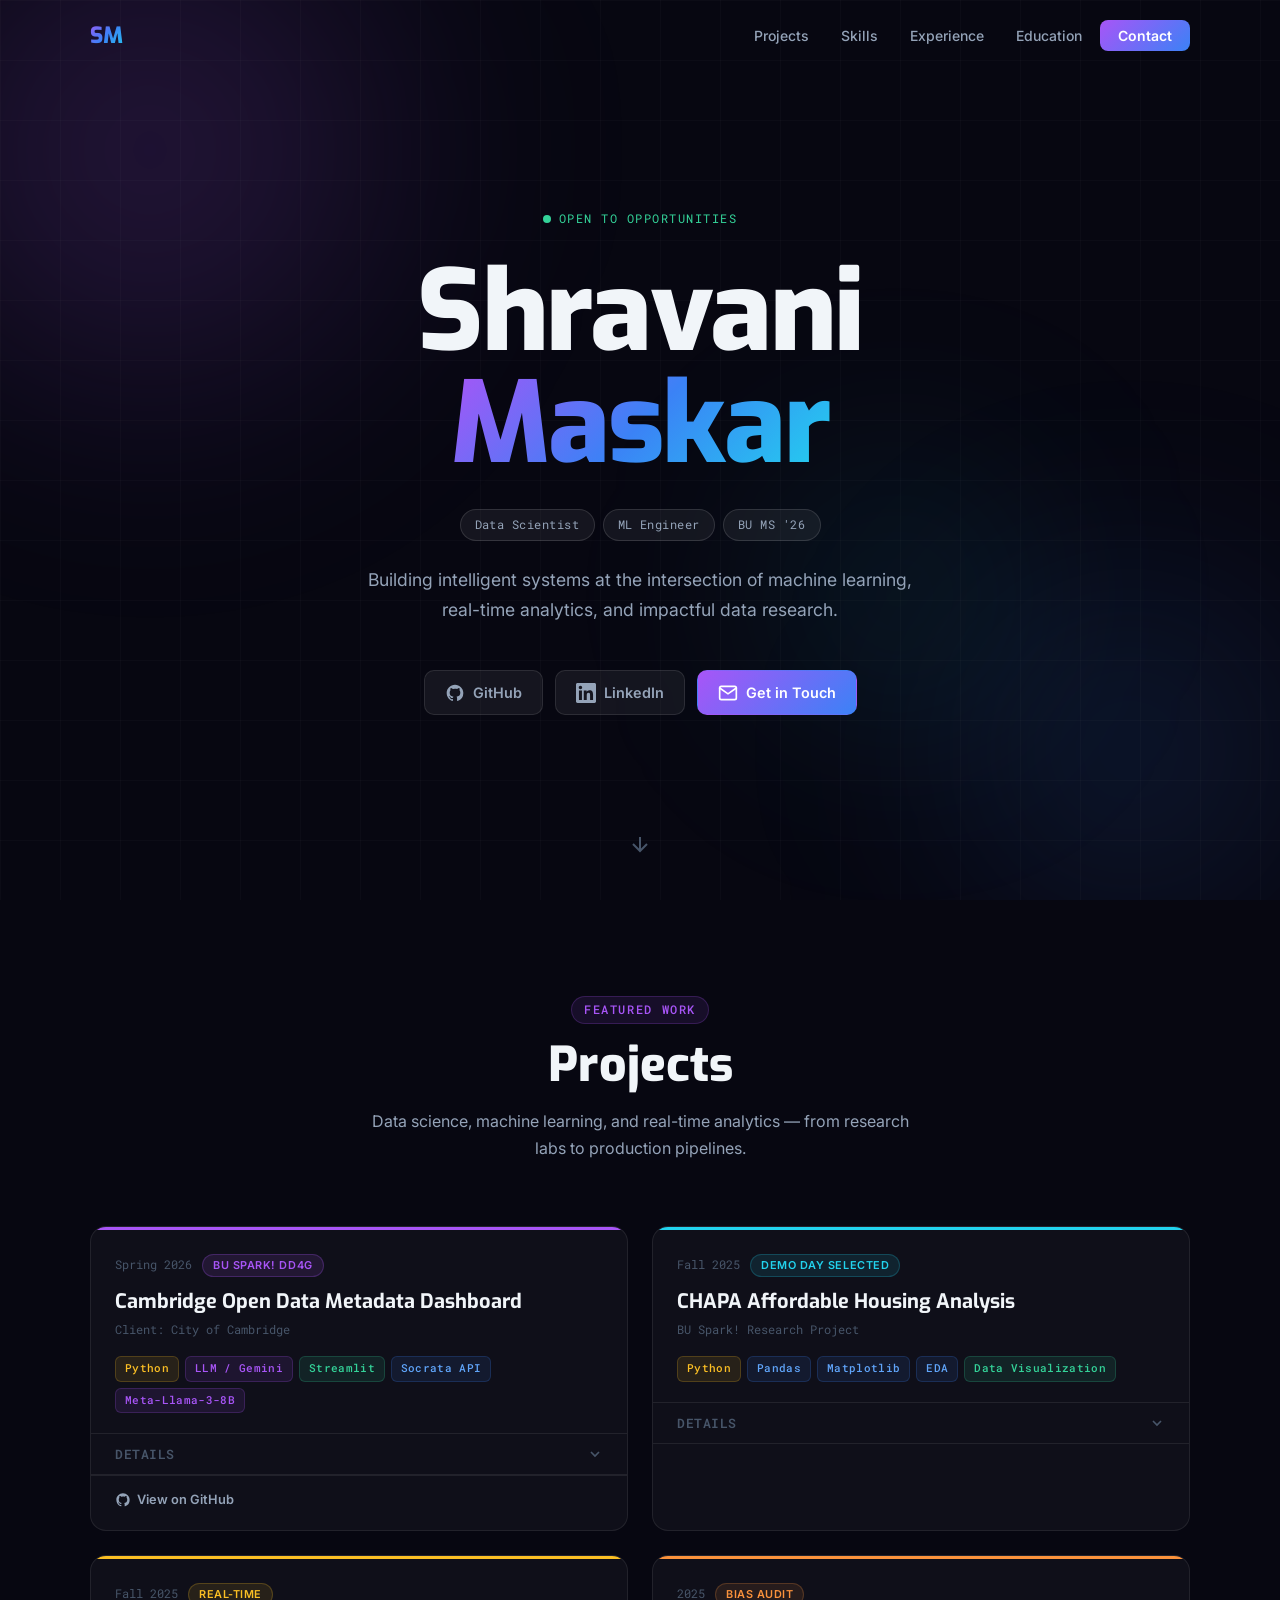
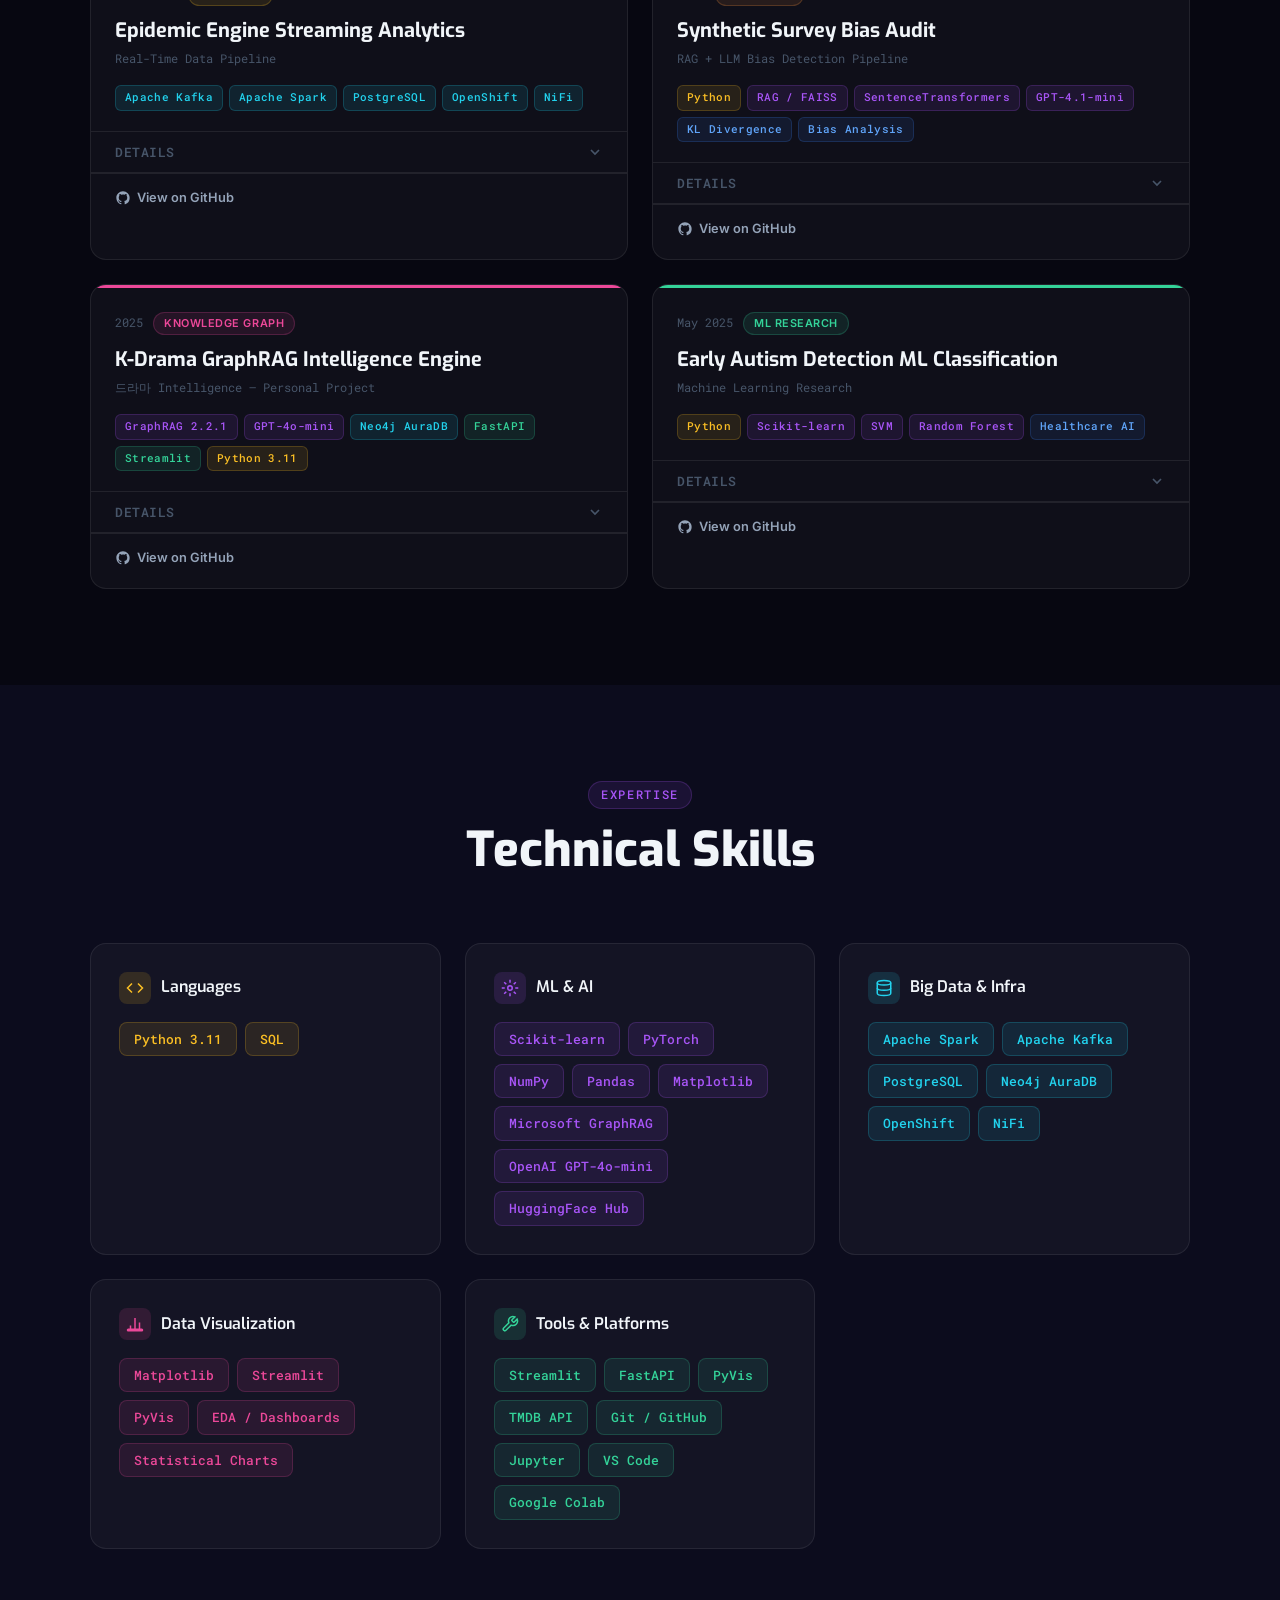
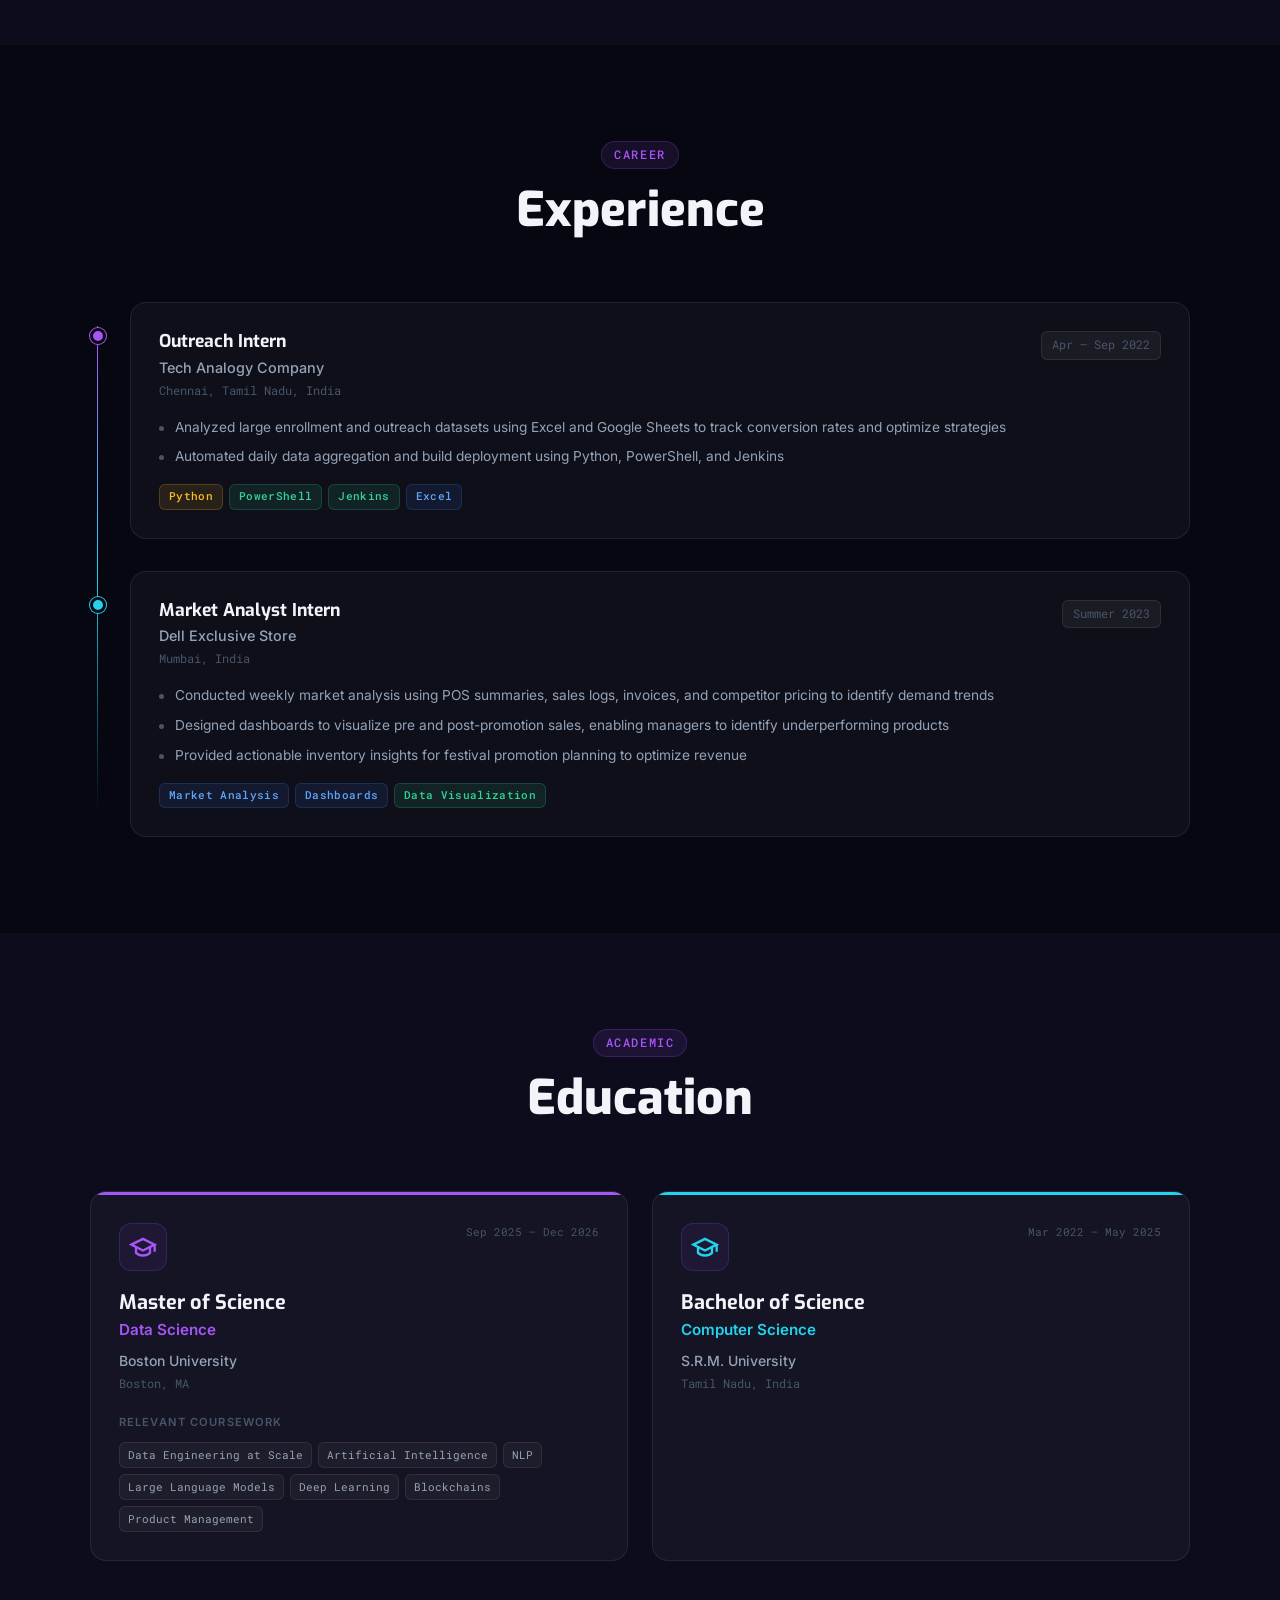
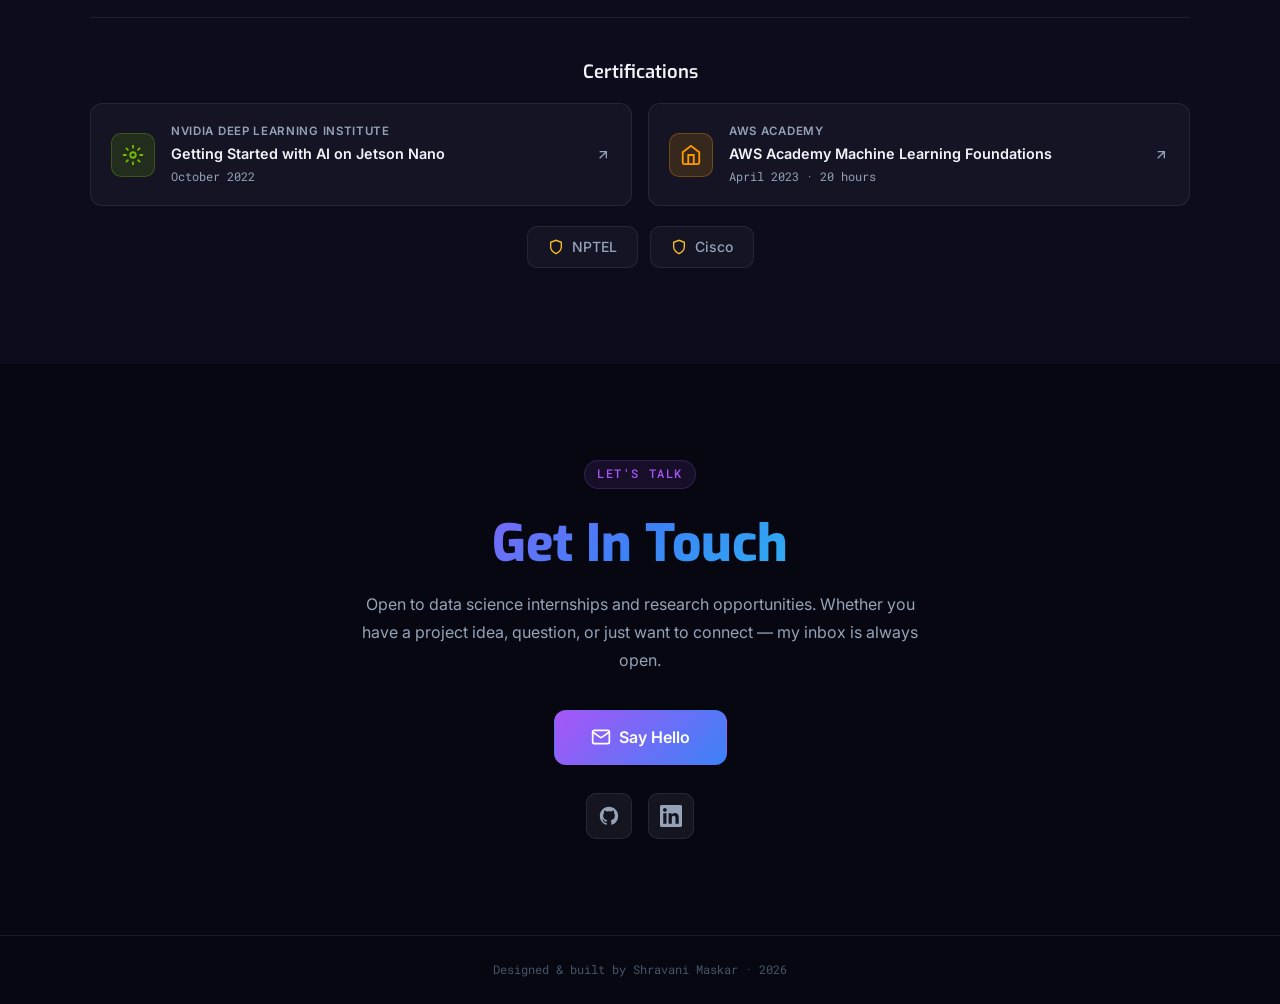
<file: index.html>
<!DOCTYPE html>
<html lang="en">
<head>
  <meta charset="UTF-8">
  <meta name="viewport" content="width=device-width, initial-scale=1.0">
  <meta name="description" content="Shravani Maskar — Data Scientist and ML Engineer. MS Data Science at Boston University.">
  <title>Shravani Maskar | Data Scientist</title>
  <link rel="preconnect" href="https://fonts.googleapis.com">
  <link rel="preconnect" href="https://fonts.gstatic.com" crossorigin>
  <link href="https://fonts.googleapis.com/css2?family=Exo:wght@300;400;500;600;700;800&family=Roboto+Mono:wght@400;500&family=Inter:wght@300;400;500;600&display=swap" rel="stylesheet">
  <link rel="stylesheet" href="style.css">
</head>
<body>

  <!-- Navigation -->
  <nav class="navbar" id="navbar">
    <div class="nav-inner">
      <a href="#hero" class="nav-logo">SM</a>
      <ul class="nav-links" id="navLinks">
        <li><a href="#projects" class="nav-link">Projects</a></li>
        <li><a href="#skills" class="nav-link">Skills</a></li>
        <li><a href="#experience" class="nav-link">Experience</a></li>
        <li><a href="#education" class="nav-link">Education</a></li>
        <li><a href="#contact" class="nav-link nav-cta">Contact</a></li>
      </ul>
      <button class="nav-toggle" id="navToggle" aria-label="Toggle navigation">
        <svg width="24" height="24" viewBox="0 0 24 24" fill="none" stroke="currentColor" stroke-width="2"><line x1="3" y1="6" x2="21" y2="6"/><line x1="3" y1="12" x2="21" y2="12"/><line x1="3" y1="18" x2="21" y2="18"/></svg>
      </button>
    </div>
  </nav>

  <!-- Hero -->
  <section id="hero" class="hero">
    <div class="orb orb-purple"></div>
    <div class="orb orb-blue"></div>
    <div class="orb orb-cyan"></div>
    <div class="grid-overlay"></div>
    <div class="hero-inner">
      <p class="hero-eyebrow"><span class="eyebrow-dot"></span>Open to opportunities</p>
      <h1 class="hero-name">Shravani<span class="gradient-text">Maskar</span></h1>
      <p class="hero-role">
        <span class="role-chip">Data Scientist</span>
        <span class="role-chip">ML Engineer</span>
        <span class="role-chip">BU MS '26</span>
      </p>
      <p class="hero-bio">Building intelligent systems at the intersection of machine learning, real-time analytics, and impactful data research.</p>
      <div class="hero-ctas">
        <a href="https://github.com/Shravaniiii" target="_blank" rel="noopener" class="btn btn-ghost">
          <svg width="20" height="20" viewBox="0 0 24 24" fill="currentColor"><path d="M12 2C6.477 2 2 6.484 2 12.017c0 4.425 2.865 8.18 6.839 9.504.5.092.682-.217.682-.483 0-.237-.008-.868-.013-1.703-2.782.605-3.369-1.343-3.369-1.343-.454-1.158-1.11-1.466-1.11-1.466-.908-.62.069-.608.069-.608 1.003.07 1.531 1.032 1.531 1.032.892 1.53 2.341 1.088 2.91.832.092-.647.35-1.088.636-1.338-2.22-.253-4.555-1.113-4.555-4.951 0-1.093.39-1.988 1.029-2.688-.103-.253-.446-1.272.098-2.65 0 0 .84-.27 2.75 1.026A9.564 9.564 0 0112 6.844c.85.004 1.705.115 2.504.337 1.909-1.296 2.747-1.027 2.747-1.027.546 1.379.202 2.398.1 2.651.64.7 1.028 1.595 1.028 2.688 0 3.848-2.339 4.695-4.566 4.943.359.309.678.92.678 1.855 0 1.338-.012 2.419-.012 2.747 0 .268.18.58.688.482A10.019 10.019 0 0022 12.017C22 6.484 17.522 2 12 2z"/></svg>
          GitHub
        </a>
        <a href="https://linkedin.com/in/shravani-maskar" target="_blank" rel="noopener" class="btn btn-ghost">
          <svg width="20" height="20" viewBox="0 0 24 24" fill="currentColor"><path d="M20.447 20.452h-3.554v-5.569c0-1.328-.027-3.037-1.852-3.037-1.853 0-2.136 1.445-2.136 2.939v5.667H9.351V9h3.414v1.561h.046c.477-.9 1.637-1.85 3.37-1.85 3.601 0 4.267 2.37 4.267 5.455v6.286zM5.337 7.433c-1.144 0-2.063-.926-2.063-2.065 0-1.138.92-2.063 2.063-2.063 1.14 0 2.064.925 2.064 2.063 0 1.139-.925 2.065-2.064 2.065zm1.782 13.019H3.555V9h3.564v11.452zM22.225 0H1.771C.792 0 0 .774 0 1.729v20.542C0 23.227.792 24 1.771 24h20.451C23.2 24 24 23.227 24 22.271V1.729C24 .774 23.2 0 22.222 0h.003z"/></svg>
          LinkedIn
        </a>
        <a href="mailto:maskarshravani@gmail.com" class="btn btn-primary">
          <svg width="20" height="20" viewBox="0 0 24 24" fill="none" stroke="currentColor" stroke-width="2" stroke-linecap="round"><path d="M4 4h16c1.1 0 2 .9 2 2v12c0 1.1-.9 2-2 2H4c-1.1 0-2-.9-2-2V6c0-1.1.9-2 2-2z"/><polyline points="22,6 12,13 2,6"/></svg>
          Get in Touch
        </a>
      </div>
    </div>
    <a href="#projects" class="scroll-indicator" aria-label="Scroll down">
      <svg width="24" height="24" viewBox="0 0 24 24" fill="none" stroke="currentColor" stroke-width="2"><path d="M12 5v14M5 12l7 7 7-7"/></svg>
    </a>
  </section>

  <!-- Projects -->
  <section id="projects" class="section">
    <div class="container">
      <div class="section-header reveal">
        <span class="section-tag">Featured Work</span>
        <h2 class="section-title">Projects</h2>
        <p class="section-desc">Data science, machine learning, and real-time analytics — from research labs to production pipelines.</p>
      </div>
      <div class="projects-grid">

        <!-- Cambridge Open Data -->
        <article class="project-card reveal" style="--card-accent: #a855f7">
          <div class="card-accent-bar"></div>
          <div class="card-header">
            <div class="card-meta">
              <span class="card-date">Spring 2026</span>
              <span class="card-badge badge-featured">BU Spark! DD4G</span>
            </div>
            <h3 class="card-title">Cambridge Open Data Metadata Dashboard</h3>
            <p class="card-client">Client: City of Cambridge</p>
            <div class="card-tags">
              <span class="tag tag-python">Python</span>
              <span class="tag tag-ai">LLM / Gemini</span>
              <span class="tag tag-tool">Streamlit</span>
              <span class="tag tag-data">Socrata API</span>
              <span class="tag tag-ai">Meta-Llama-3-8B</span>
            </div>
          </div>
          <button class="card-toggle" aria-expanded="false">
            Details
            <svg class="toggle-chevron" width="16" height="16" viewBox="0 0 24 24" fill="none" stroke="currentColor" stroke-width="2.5"><polyline points="6 9 12 15 18 9"/></svg>
          </button>
          <div class="card-details">
            <ul class="card-points">
              <li>Ingested 282 datasets via Socrata API, scoring metadata quality using LLM enrichment with Meta-Llama-3-8B and Gemini</li>
              <li>Built Streamlit dashboard surfacing metadata health scores and coverage gaps across the full open data portal</li>
              <li>Presented findings to MassMutual stakeholders at their Boston headquarters</li>
            </ul>
          </div>
          <div class="card-footer">
            <a href="https://github.com/Shravaniiii" target="_blank" rel="noopener" class="card-link">
              <svg width="16" height="16" viewBox="0 0 24 24" fill="currentColor"><path d="M12 2C6.477 2 2 6.484 2 12.017c0 4.425 2.865 8.18 6.839 9.504.5.092.682-.217.682-.483 0-.237-.008-.868-.013-1.703-2.782.605-3.369-1.343-3.369-1.343-.454-1.158-1.11-1.466-1.11-1.466-.908-.62.069-.608.069-.608 1.003.07 1.531 1.032 1.531 1.032.892 1.53 2.341 1.088 2.91.832.092-.647.35-1.088.636-1.338-2.22-.253-4.555-1.113-4.555-4.951 0-1.093.39-1.988 1.029-2.688-.103-.253-.446-1.272.098-2.65 0 0 .84-.27 2.75 1.026A9.564 9.564 0 0112 6.844c.85.004 1.705.115 2.504.337 1.909-1.296 2.747-1.027 2.747-1.027.546 1.379.202 2.398.1 2.651.64.7 1.028 1.595 1.028 2.688 0 3.848-2.339 4.695-4.566 4.943.359.309.678.92.678 1.855 0 1.338-.012 2.419-.012 2.747 0 .268.18.58.688.482A10.019 10.019 0 0022 12.017C22 6.484 17.522 2 12 2z"/></svg>
              View on GitHub
            </a>
          </div>
        </article>

        <!-- CHAPA -->
        <article class="project-card reveal" style="--card-accent: #22d3ee">
          <div class="card-accent-bar"></div>
          <div class="card-header">
            <div class="card-meta">
              <span class="card-date">Fall 2025</span>
              <span class="card-badge badge-demo">Demo Day Selected</span>
            </div>
            <h3 class="card-title">CHAPA Affordable Housing Analysis</h3>
            <p class="card-client">BU Spark! Research Project</p>
            <div class="card-tags">
              <span class="tag tag-python">Python</span>
              <span class="tag tag-data">Pandas</span>
              <span class="tag tag-data">Matplotlib</span>
              <span class="tag tag-data">EDA</span>
              <span class="tag tag-tool">Data Visualization</span>
            </div>
          </div>

          <button class="card-toggle" aria-expanded="false">
            Details
            <svg class="toggle-chevron" width="16" height="16" viewBox="0 0 24 24" fill="none" stroke="currentColor" stroke-width="2.5"><polyline points="6 9 12 15 18 9"/></svg>
          </button>
          <div class="card-details">
            <div class="card-details-inner">
              <div class="summary-block">
                <p class="summary-label">Project overview</p>
                <p class="summary-copy">The team examined how affordable-homeownership applications varied by property, town, age group, household size, and applicant demographics to address CHAPA’s housing policy questions.</p>
              </div>

              <div class="summary-block highlight">
                <p class="summary-label">My contribution</p>
                <p class="summary-copy">I cleaned and merged the application records across years, standardized key fields, and used exploratory data analysis to compare age groups, household sizes, bedroom counts, and location-specific application patterns.</p>
              </div>

              <div class="analysis-grid">
                <figure class="chart-panel">
                  <svg viewBox="0 0 360 180" aria-label="Where different age groups apply" role="img">
                    <rect width="360" height="180" rx="12" fill="#0b1220"/>
                    <g stroke="#334155" stroke-width="1">
                      <line x1="44" y1="130" x2="330" y2="130"/>
                      <line x1="44" y1="95" x2="330" y2="95"/>
                      <line x1="44" y1="60" x2="330" y2="60"/>
                    </g>
                    <g fill="#94a3b8" font-size="9" font-family="Arial, sans-serif">
                      <text x="64" y="150">North</text>
                      <text x="120" y="150">Andover</text>
                      <text x="190" y="150">Billerica</text>
                      <text x="248" y="150">Canton</text>
                    </g>
                    <g>
                      <rect x="62" y="72" width="18" height="58" rx="4" fill="#22d3ee"/>
                      <rect x="62" y="110" width="18" height="20" rx="4" fill="#a855f7"/>

                      <rect x="128" y="80" width="18" height="50" rx="4" fill="#22d3ee"/>
                      <rect x="128" y="102" width="18" height="28" rx="4" fill="#a855f7"/>

                      <rect x="194" y="88" width="18" height="42" rx="4" fill="#22d3ee"/>
                      <rect x="194" y="112" width="18" height="18" rx="4" fill="#a855f7"/>

                      <rect x="260" y="98" width="18" height="32" rx="4" fill="#22d3ee"/>
                      <rect x="260" y="112" width="18" height="18" rx="4" fill="#a855f7"/>
                    </g>
                    <g fill="#e2e8f0" font-size="9" font-family="Arial, sans-serif">
                      <rect x="52" y="18" width="10" height="10" rx="2" fill="#22d3ee"/>
                      <text x="66" y="27">Under 55</text>
                      <rect x="150" y="18" width="10" height="10" rx="2" fill="#a855f7"/>
                      <text x="164" y="27">55+</text>
                    </g>
                  </svg>
                  <figcaption>
                    <strong>Where different age groups apply.</strong>
                    I compared application patterns across towns and properties for applicants under 55 versus 55+ to understand how demand varied by age and location.
                  </figcaption>
                </figure>

                <figure class="chart-panel">
                  <svg viewBox="0 0 360 180" aria-label="Bedroom applications by age group" role="img">
                    <rect width="360" height="180" rx="12" fill="#0b1220"/>
                    <g stroke="#334155" stroke-width="1">
                      <line x1="44" y1="130" x2="330" y2="130"/>
                      <line x1="44" y1="100" x2="330" y2="100"/>
                      <line x1="44" y1="70" x2="330" y2="70"/>
                    </g>
                    <g fill="#94a3b8" font-size="9" font-family="Arial, sans-serif">
                      <text x="58" y="150">1BR</text>
                      <text x="118" y="150">2BR</text>
                      <text x="178" y="150">3BR</text>
                      <text x="238" y="150">4BR</text>
                      <text x="293" y="150">5BR+</text>
                    </g>
                    <g>
                      <rect x="60" y="96" width="18" height="34" rx="4" fill="#22d3ee"/>
                      <rect x="60" y="78" width="18" height="18" rx="4" fill="#a855f7"/>

                      <rect x="120" y="64" width="18" height="66" rx="4" fill="#22d3ee"/>
                      <rect x="120" y="92" width="18" height="38" rx="4" fill="#a855f7"/>

                      <rect x="180" y="54" width="18" height="76" rx="4" fill="#22d3ee"/>
                      <rect x="180" y="94" width="18" height="36" rx="4" fill="#a855f7"/>

                      <rect x="240" y="82" width="18" height="48" rx="4" fill="#22d3ee"/>
                      <rect x="240" y="100" width="18" height="30" rx="4" fill="#a855f7"/>

                      <rect x="300" y="112" width="18" height="18" rx="4" fill="#22d3ee"/>
                      <rect x="300" y="121" width="18" height="9" rx="4" fill="#a855f7"/>
                    </g>
                    <g fill="#e2e8f0" font-size="9" font-family="Arial, sans-serif">
                      <rect x="52" y="18" width="10" height="10" rx="2" fill="#22d3ee"/>
                      <text x="66" y="27">Under 55</text>
                      <rect x="150" y="18" width="10" height="10" rx="2" fill="#a855f7"/>
                      <text x="164" y="27">55+</text>
                    </g>
                  </svg>
                  <figcaption>
                    <strong>Bedroom applications by age group.</strong>
                    I examined bedroom demand across age groups to understand how household size and housing needs appeared in the application patterns.
                  </figcaption>
                </figure>
              </div>

              <div class="card-cta-wrap">
                <a href="presentations/chapa-team-presentation.html" target="_blank" rel="noopener" class="card-primary-link">
                  View Team Presentation
                </a>
              </div>

              <ul class="card-points">
                <li>Cleaned and prepared housing application records for analysis, including merging multi-year datasets and standardizing property and applicant fields</li>
                <li>Used EDA to compare application patterns across properties, towns, age groups, household sizes, bedroom counts, and demographic composition</li>
                <li>Found that application patterns differed by age, household type, and location, while recognizing that availability and eligibility also shape where people apply</li>
              </ul>
            </div>
          </div>
        </article>

        <!-- Epidemic Engine -->
        <article class="project-card reveal" style="--card-accent: #fbbf24">
          <div class="card-accent-bar"></div>
          <div class="card-header">
            <div class="card-meta">
              <span class="card-date">Fall 2025</span>
              <span class="card-badge badge-stream">Real-Time</span>
            </div>
            <h3 class="card-title">Epidemic Engine Streaming Analytics</h3>
            <p class="card-client">Real-Time Data Pipeline</p>
            <div class="card-tags">
              <span class="tag tag-infra">Apache Kafka</span>
              <span class="tag tag-infra">Apache Spark</span>
              <span class="tag tag-infra">PostgreSQL</span>
              <span class="tag tag-infra">OpenShift</span>
              <span class="tag tag-infra">NiFi</span>
            </div>
          </div>
          <button class="card-toggle" aria-expanded="false">
            Details
            <svg class="toggle-chevron" width="16" height="16" viewBox="0 0 24 24" fill="none" stroke="currentColor" stroke-width="2.5"><polyline points="6 9 12 15 18 9"/></svg>
          </button>
          <div class="card-details">
            <ul class="card-points">
              <li>Built Spark-based streaming to process Kafka event streams and compute rolling regional health metrics</li>
              <li>Persisted aggregates into PostgreSQL as a centralized feature store for downstream alerting and visualization</li>
              <li>Collaborated on an OpenShift pipeline integrating Kafka, NiFi, Spark, and PostgreSQL end-to-end</li>
            </ul>
          </div>
          <div class="card-footer">
            <a href="https://github.com/Shravaniiii" target="_blank" rel="noopener" class="card-link">
              <svg width="16" height="16" viewBox="0 0 24 24" fill="currentColor"><path d="M12 2C6.477 2 2 6.484 2 12.017c0 4.425 2.865 8.18 6.839 9.504.5.092.682-.217.682-.483 0-.237-.008-.868-.013-1.703-2.782.605-3.369-1.343-3.369-1.343-.454-1.158-1.11-1.466-1.11-1.466-.908-.62.069-.608.069-.608 1.003.07 1.531 1.032 1.531 1.032.892 1.53 2.341 1.088 2.91.832.092-.647.35-1.088.636-1.338-2.22-.253-4.555-1.113-4.555-4.951 0-1.093.39-1.988 1.029-2.688-.103-.253-.446-1.272.098-2.65 0 0 .84-.27 2.75 1.026A9.564 9.564 0 0112 6.844c.85.004 1.705.115 2.504.337 1.909-1.296 2.747-1.027 2.747-1.027.546 1.379.202 2.398.1 2.651.64.7 1.028 1.595 1.028 2.688 0 3.848-2.339 4.695-4.566 4.943.359.309.678.92.678 1.855 0 1.338-.012 2.419-.012 2.747 0 .268.18.58.688.482A10.019 10.019 0 0022 12.017C22 6.484 17.522 2 12 2z"/></svg>
              View on GitHub
            </a>
          </div>
        </article>

        <!-- Synthetic Survey Bias Audit -->
        <article class="project-card reveal" style="--card-accent: #fb923c">
          <div class="card-accent-bar"></div>
          <div class="card-header">
            <div class="card-meta">
              <span class="card-date">2025</span>
              <span class="card-badge badge-bias">Bias Audit</span>
            </div>
            <h3 class="card-title">Synthetic Survey Bias Audit</h3>
            <p class="card-client">RAG + LLM Bias Detection Pipeline</p>
            <div class="card-tags">
              <span class="tag tag-python">Python</span>
              <span class="tag tag-ai">RAG / FAISS</span>
              <span class="tag tag-ai">SentenceTransformers</span>
              <span class="tag tag-ai">GPT-4.1-mini</span>
              <span class="tag tag-data">KL Divergence</span>
              <span class="tag tag-data">Bias Analysis</span>
            </div>
          </div>
          <button class="card-toggle" aria-expanded="false">
            Details
            <svg class="toggle-chevron" width="16" height="16" viewBox="0 0 24 24" fill="none" stroke="currentColor" stroke-width="2.5"><polyline points="6 9 12 15 18 9"/></svg>
          </button>
          <div class="card-details">
            <ul class="card-points">
              <li>Built the bias detection pipeline to audit LLM-generated synthetic survey responses across finance, e-commerce, and healthcare domains</li>
              <li>Compared GPT and DeepSeek demographic response distributions using KL divergence to surface systematic skew</li>
              <li>RAG-backed system with FAISS vector store, SentenceTransformers embeddings, and hybrid semantic + lexical reranking over 100 persona profiles</li>
            </ul>
          </div>
          <div class="card-footer">
            <a href="https://github.com/Shravaniiii/synthetic-survey-bias-audit" target="_blank" rel="noopener" class="card-link">
              <svg width="16" height="16" viewBox="0 0 24 24" fill="currentColor"><path d="M12 2C6.477 2 2 6.484 2 12.017c0 4.425 2.865 8.18 6.839 9.504.5.092.682-.217.682-.483 0-.237-.008-.868-.013-1.703-2.782.605-3.369-1.343-3.369-1.343-.454-1.158-1.11-1.466-1.11-1.466-.908-.62.069-.608.069-.608 1.003.07 1.531 1.032 1.531 1.032.892 1.53 2.341 1.088 2.91.832.092-.647.35-1.088.636-1.338-2.22-.253-4.555-1.113-4.555-4.951 0-1.093.39-1.988 1.029-2.688-.103-.253-.446-1.272.098-2.65 0 0 .84-.27 2.75 1.026A9.564 9.564 0 0112 6.844c.85.004 1.705.115 2.504.337 1.909-1.296 2.747-1.027 2.747-1.027.546 1.379.202 2.398.1 2.651.64.7 1.028 1.595 1.028 2.688 0 3.848-2.339 4.695-4.566 4.943.359.309.678.92.678 1.855 0 1.338-.012 2.419-.012 2.747 0 .268.18.58.688.482A10.019 10.019 0 0022 12.017C22 6.484 17.522 2 12 2z"/></svg>
              View on GitHub
            </a>
          </div>
        </article>

        <!-- K-Drama GraphRAG -->
        <article class="project-card reveal" style="--card-accent: #ec4899">
          <div class="card-accent-bar"></div>
          <div class="card-header">
            <div class="card-meta">
              <span class="card-date">2025</span>
              <span class="card-badge badge-kg">Knowledge Graph</span>
            </div>
            <h3 class="card-title">K-Drama GraphRAG Intelligence Engine</h3>
            <p class="card-client">드라마 Intelligence — Personal Project</p>
            <div class="card-tags">
              <span class="tag tag-ai">GraphRAG 2.2.1</span>
              <span class="tag tag-ai">GPT-4o-mini</span>
              <span class="tag tag-infra">Neo4j AuraDB</span>
              <span class="tag tag-tool">FastAPI</span>
              <span class="tag tag-tool">Streamlit</span>
              <span class="tag tag-python">Python 3.11</span>
            </div>
          </div>
          <button class="card-toggle" aria-expanded="false">
            Details
            <svg class="toggle-chevron" width="16" height="16" viewBox="0 0 24 24" fill="none" stroke="currentColor" stroke-width="2.5"><polyline points="6 9 12 15 18 9"/></svg>
          </button>
          <div class="card-details">
            <ul class="card-points">
              <li>Built a GraphRAG knowledge graph over 1,637 K-dramas with 130 communities, 1,839 unique tropes, and 8 custom entity types for multi-hop reasoning</li>
              <li>Integrated Neo4j AuraDB for graph traversal and drama recommendation; PyVis for interactive graph exploration</li>
              <li>Deployed Streamlit + FastAPI app with TMDB poster images and HuggingFace Hub index storage</li>
            </ul>
          </div>
          <div class="card-footer">
            <a href="https://github.com/Shravaniiii/kdrama-graphrag" target="_blank" rel="noopener" class="card-link">
              <svg width="16" height="16" viewBox="0 0 24 24" fill="currentColor"><path d="M12 2C6.477 2 2 6.484 2 12.017c0 4.425 2.865 8.18 6.839 9.504.5.092.682-.217.682-.483 0-.237-.008-.868-.013-1.703-2.782.605-3.369-1.343-3.369-1.343-.454-1.158-1.11-1.466-1.11-1.466-.908-.62.069-.608.069-.608 1.003.07 1.531 1.032 1.531 1.032.892 1.53 2.341 1.088 2.91.832.092-.647.35-1.088.636-1.338-2.22-.253-4.555-1.113-4.555-4.951 0-1.093.39-1.988 1.029-2.688-.103-.253-.446-1.272.098-2.65 0 0 .84-.27 2.75 1.026A9.564 9.564 0 0112 6.844c.85.004 1.705.115 2.504.337 1.909-1.296 2.747-1.027 2.747-1.027.546 1.379.202 2.398.1 2.651.64.7 1.028 1.595 1.028 2.688 0 3.848-2.339 4.695-4.566 4.943.359.309.678.92.678 1.855 0 1.338-.012 2.419-.012 2.747 0 .268.18.58.688.482A10.019 10.019 0 0022 12.017C22 6.484 17.522 2 12 2z"/></svg>
              View on GitHub
            </a>
          </div>
        </article>

        <!-- Early Autism Detection -->
        <article class="project-card reveal" style="--card-accent: #34d399">
          <div class="card-accent-bar"></div>
          <div class="card-header">
            <div class="card-meta">
              <span class="card-date">May 2025</span>
              <span class="card-badge badge-ml">ML Research</span>
            </div>
            <h3 class="card-title">Early Autism Detection ML Classification</h3>
            <p class="card-client">Machine Learning Research</p>
            <div class="card-tags">
              <span class="tag tag-python">Python</span>
              <span class="tag tag-ai">Scikit-learn</span>
              <span class="tag tag-ai">SVM</span>
              <span class="tag tag-ai">Random Forest</span>
              <span class="tag tag-data">Healthcare AI</span>
            </div>
          </div>
          <button class="card-toggle" aria-expanded="false">
            Details
            <svg class="toggle-chevron" width="16" height="16" viewBox="0 0 24 24" fill="none" stroke="currentColor" stroke-width="2.5"><polyline points="6 9 12 15 18 9"/></svg>
          </button>
          <div class="card-details">
            <ul class="card-points">
              <li>Trained Decision Tree, Random Forest, KNN, and SVM models on screening and demographic features</li>
              <li>SVM achieved 98.1% precision for ASD classification</li>
              <li>Enabled real-time predictions to support early screening for healthcare professionals</li>
            </ul>
          </div>
          <div class="card-footer">
            <a href="https://github.com/Shravaniiii" target="_blank" rel="noopener" class="card-link">
              <svg width="16" height="16" viewBox="0 0 24 24" fill="currentColor"><path d="M12 2C6.477 2 2 6.484 2 12.017c0 4.425 2.865 8.18 6.839 9.504.5.092.682-.217.682-.483 0-.237-.008-.868-.013-1.703-2.782.605-3.369-1.343-3.369-1.343-.454-1.158-1.11-1.466-1.11-1.466-.908-.62.069-.608.069-.608 1.003.07 1.531 1.032 1.531 1.032.892 1.53 2.341 1.088 2.91.832.092-.647.35-1.088.636-1.338-2.22-.253-4.555-1.113-4.555-4.951 0-1.093.39-1.988 1.029-2.688-.103-.253-.446-1.272.098-2.65 0 0 .84-.27 2.75 1.026A9.564 9.564 0 0112 6.844c.85.004 1.705.115 2.504.337 1.909-1.296 2.747-1.027 2.747-1.027.546 1.379.202 2.398.1 2.651.64.7 1.028 1.595 1.028 2.688 0 3.848-2.339 4.695-4.566 4.943.359.309.678.92.678 1.855 0 1.338-.012 2.419-.012 2.747 0 .268.18.58.688.482A10.019 10.019 0 0022 12.017C22 6.484 17.522 2 12 2z"/></svg>
              View on GitHub
            </a>
          </div>
        </article>

      </div>
    </div>
  </section>

  <!-- Skills -->
  <section id="skills" class="section section-alt">
    <div class="container">
      <div class="section-header reveal">
        <span class="section-tag">Expertise</span>
        <h2 class="section-title">Technical Skills</h2>
      </div>
      <div class="skills-grid">
        <div class="skill-group reveal">
          <h3 class="skill-group-title">
            <span class="skill-group-icon lang-icon"><svg width="18" height="18" viewBox="0 0 24 24" fill="none" stroke="currentColor" stroke-width="2"><polyline points="16 18 22 12 16 6"/><polyline points="8 6 2 12 8 18"/></svg></span>
            Languages
          </h3>
          <div class="skill-tags">
            <span class="skill-tag skill-lang">Python 3.11</span>
            <span class="skill-tag skill-lang">SQL</span>
          </div>
        </div>
        <div class="skill-group reveal">
          <h3 class="skill-group-title">
            <span class="skill-group-icon ml-icon"><svg width="18" height="18" viewBox="0 0 24 24" fill="none" stroke="currentColor" stroke-width="2"><circle cx="12" cy="12" r="3"/><path d="M12 1v4M12 19v4M4.22 4.22l2.83 2.83M16.95 16.95l2.83 2.83M1 12h4M19 12h4M4.22 19.78l2.83-2.83M16.95 7.05l2.83-2.83"/></svg></span>
            ML &amp; AI
          </h3>
          <div class="skill-tags">
            <span class="skill-tag skill-ml">Scikit-learn</span>
            <span class="skill-tag skill-ml">PyTorch</span>
            <span class="skill-tag skill-ml">NumPy</span>
            <span class="skill-tag skill-ml">Pandas</span>
            <span class="skill-tag skill-ml">Matplotlib</span>
            <span class="skill-tag skill-ml">Microsoft GraphRAG</span>
            <span class="skill-tag skill-ml">OpenAI GPT-4o-mini</span>
            <span class="skill-tag skill-ml">HuggingFace Hub</span>
          </div>
        </div>
        <div class="skill-group reveal">
          <h3 class="skill-group-title">
            <span class="skill-group-icon data-icon"><svg width="18" height="18" viewBox="0 0 24 24" fill="none" stroke="currentColor" stroke-width="2"><ellipse cx="12" cy="5" rx="9" ry="3"/><path d="M21 12c0 1.66-4 3-9 3s-9-1.34-9-3"/><path d="M3 5v14c0 1.66 4 3 9 3s9-1.34 9-3V5"/></svg></span>
            Big Data &amp; Infra
          </h3>
          <div class="skill-tags">
            <span class="skill-tag skill-infra">Apache Spark</span>
            <span class="skill-tag skill-infra">Apache Kafka</span>
            <span class="skill-tag skill-infra">PostgreSQL</span>
            <span class="skill-tag skill-infra">Neo4j AuraDB</span>
            <span class="skill-tag skill-infra">OpenShift</span>
            <span class="skill-tag skill-infra">NiFi</span>
          </div>
        </div>
        <div class="skill-group reveal">
          <h3 class="skill-group-title">
            <span class="skill-group-icon viz-icon"><svg width="18" height="18" viewBox="0 0 24 24" fill="none" stroke="currentColor" stroke-width="2"><line x1="18" y1="20" x2="18" y2="10"/><line x1="12" y1="20" x2="12" y2="4"/><line x1="6" y1="20" x2="6" y2="14"/><rect x="2" y="19" width="20" height="2" rx="1"/></svg></span>
            Data Visualization
          </h3>
          <div class="skill-tags">
            <span class="skill-tag skill-viz">Matplotlib</span>
            <span class="skill-tag skill-viz">Streamlit</span>
            <span class="skill-tag skill-viz">PyVis</span>
            <span class="skill-tag skill-viz">EDA / Dashboards</span>
            <span class="skill-tag skill-viz">Statistical Charts</span>
          </div>
        </div>
        <div class="skill-group reveal">
          <h3 class="skill-group-title">
            <span class="skill-group-icon tool-icon"><svg width="18" height="18" viewBox="0 0 24 24" fill="none" stroke="currentColor" stroke-width="2"><path d="M14.7 6.3a1 1 0 000 1.4l1.6 1.6a1 1 0 001.4 0l3.77-3.77a6 6 0 01-7.94 7.94l-6.91 6.91a2.12 2.12 0 01-3-3l6.91-6.91a6 6 0 017.94-7.94l-3.76 3.76z"/></svg></span>
            Tools &amp; Platforms
          </h3>
          <div class="skill-tags">
            <span class="skill-tag skill-tool">Streamlit</span>
            <span class="skill-tag skill-tool">FastAPI</span>
            <span class="skill-tag skill-tool">PyVis</span>
            <span class="skill-tag skill-tool">TMDB API</span>
            <span class="skill-tag skill-tool">Git / GitHub</span>
            <span class="skill-tag skill-tool">Jupyter</span>
            <span class="skill-tag skill-tool">VS Code</span>
            <span class="skill-tag skill-tool">Google Colab</span>
          </div>
        </div>
      </div>
    </div>
  </section>

  <!-- Experience -->
  <section id="experience" class="section">
    <div class="container">
      <div class="section-header reveal">
        <span class="section-tag">Career</span>
        <h2 class="section-title">Experience</h2>
      </div>
      <div class="timeline">

        <div class="timeline-item reveal">
          <div class="timeline-dot" style="--dot-color: #a855f7"></div>
          <div class="timeline-card">
            <div class="exp-header">
              <div>
                <h3 class="exp-title">Outreach Intern</h3>
                <p class="exp-company">Tech Analogy Company</p>
                <p class="exp-location">Chennai, Tamil Nadu, India</p>
              </div>
              <span class="exp-date">Apr – Sep 2022</span>
            </div>
            <ul class="exp-points">
              <li>Analyzed large enrollment and outreach datasets using Excel and Google Sheets to track conversion rates and optimize strategies</li>
              <li>Automated daily data aggregation and build deployment using Python, PowerShell, and Jenkins</li>
            </ul>
            <div class="exp-tags">
              <span class="tag tag-python">Python</span>
              <span class="tag tag-tool">PowerShell</span>
              <span class="tag tag-tool">Jenkins</span>
              <span class="tag tag-data">Excel</span>
            </div>
          </div>
        </div>

        <div class="timeline-item reveal">
          <div class="timeline-dot" style="--dot-color: #22d3ee"></div>
          <div class="timeline-card">
            <div class="exp-header">
              <div>
                <h3 class="exp-title">Market Analyst Intern</h3>
                <p class="exp-company">Dell Exclusive Store</p>
                <p class="exp-location">Mumbai, India</p>
              </div>
              <span class="exp-date">Summer 2023</span>
            </div>
            <ul class="exp-points">
              <li>Conducted weekly market analysis using POS summaries, sales logs, invoices, and competitor pricing to identify demand trends</li>
              <li>Designed dashboards to visualize pre and post-promotion sales, enabling managers to identify underperforming products</li>
              <li>Provided actionable inventory insights for festival promotion planning to optimize revenue</li>
            </ul>
            <div class="exp-tags">
              <span class="tag tag-data">Market Analysis</span>
              <span class="tag tag-data">Dashboards</span>
              <span class="tag tag-tool">Data Visualization</span>
            </div>
          </div>
        </div>

      </div>
    </div>
  </section>

  <!-- Education -->
  <section id="education" class="section section-alt">
    <div class="container">
      <div class="section-header reveal">
        <span class="section-tag">Academic</span>
        <h2 class="section-title">Education</h2>
      </div>
      <div class="edu-grid">

        <div class="edu-card reveal" style="--edu-accent: #a855f7">
          <div class="edu-accent-bar"></div>
          <div class="edu-body">
            <div class="edu-header">
              <div class="edu-icon" style="--edu-accent: #a855f7">
                <svg width="28" height="28" viewBox="0 0 24 24" fill="none" stroke="currentColor" stroke-width="2"><path d="M22 10v6M2 10l10-5 10 5-10 5z"/><path d="M6 12v5c3 3 9 3 12 0v-5"/></svg>
              </div>
              <span class="edu-date">Sep 2025 – Dec 2026</span>
            </div>
            <h3 class="edu-degree">Master of Science</h3>
            <p class="edu-field" style="color: #a855f7">Data Science</p>
            <p class="edu-school">Boston University</p>
            <p class="edu-location">Boston, MA</p>
            <div class="edu-courses">
              <p class="courses-label">Relevant Coursework</p>
              <div class="course-tags">
                <span class="course-tag">Data Engineering at Scale</span>
                <span class="course-tag">Artificial Intelligence</span>
                <span class="course-tag">NLP</span>
                <span class="course-tag">Large Language Models</span>
                <span class="course-tag">Deep Learning</span>
                <span class="course-tag">Blockchains</span>
                <span class="course-tag">Product Management</span>
              </div>
            </div>
          </div>
        </div>

        <div class="edu-card reveal" style="--edu-accent: #22d3ee">
          <div class="edu-accent-bar"></div>
          <div class="edu-body">
            <div class="edu-header">
              <div class="edu-icon" style="--edu-accent: #22d3ee">
                <svg width="28" height="28" viewBox="0 0 24 24" fill="none" stroke="currentColor" stroke-width="2"><path d="M22 10v6M2 10l10-5 10 5-10 5z"/><path d="M6 12v5c3 3 9 3 12 0v-5"/></svg>
              </div>
              <span class="edu-date">Mar 2022 – May 2025</span>
            </div>
            <h3 class="edu-degree">Bachelor of Science</h3>
            <p class="edu-field" style="color: #22d3ee">Computer Science</p>
            <p class="edu-school">S.R.M. University</p>
            <p class="edu-location">Tamil Nadu, India</p>
          </div>
        </div>

      </div>

      <div class="cert-section reveal">
        <h3 class="cert-title">Certifications</h3>
        <div class="cert-cards">

          <a href="certificates/nvidia-certificate.pdf" target="_blank" rel="noopener" class="cert-card">
            <div class="cert-card-icon" style="--cert-color: #76b900">
              <svg width="22" height="22" viewBox="0 0 24 24" fill="none" stroke="currentColor" stroke-width="2"><circle cx="12" cy="12" r="3"/><path d="M12 1v4M12 19v4M4.22 4.22l2.83 2.83M16.95 16.95l2.83 2.83M1 12h4M19 12h4M4.22 19.78l2.83-2.83M16.95 7.05l2.83-2.83"/></svg>
            </div>
            <div class="cert-card-body">
              <p class="cert-card-issuer">NVIDIA Deep Learning Institute</p>
              <p class="cert-card-name">Getting Started with AI on Jetson Nano</p>
              <p class="cert-card-date">October 2022</p>
            </div>
            <svg class="cert-card-arrow" width="16" height="16" viewBox="0 0 24 24" fill="none" stroke="currentColor" stroke-width="2"><path d="M7 17L17 7M7 7h10v10"/></svg>
          </a>

          <a href="certificates/aws-certificate.pdf" target="_blank" rel="noopener" class="cert-card">
            <div class="cert-card-icon" style="--cert-color: #ff9900">
              <svg width="22" height="22" viewBox="0 0 24 24" fill="none" stroke="currentColor" stroke-width="2"><path d="M3 9l9-7 9 7v11a2 2 0 01-2 2H5a2 2 0 01-2-2z"/><polyline points="9 22 9 12 15 12 15 22"/></svg>
            </div>
            <div class="cert-card-body">
              <p class="cert-card-issuer">AWS Academy</p>
              <p class="cert-card-name">AWS Academy Machine Learning Foundations</p>
              <p class="cert-card-date">April 2023 &middot; 20 hours</p>
            </div>
            <svg class="cert-card-arrow" width="16" height="16" viewBox="0 0 24 24" fill="none" stroke="currentColor" stroke-width="2"><path d="M7 17L17 7M7 7h10v10"/></svg>
          </a>

        </div>
        <div class="cert-list">
          <div class="cert-item"><svg width="16" height="16" viewBox="0 0 24 24" fill="none" stroke="currentColor" stroke-width="2"><path d="M12 22s8-4 8-10V5l-8-3-8 3v7c0 6 8 10 8 10z"/></svg>NPTEL</div>
          <div class="cert-item"><svg width="16" height="16" viewBox="0 0 24 24" fill="none" stroke="currentColor" stroke-width="2"><path d="M12 22s8-4 8-10V5l-8-3-8 3v7c0 6 8 10 8 10z"/></svg>Cisco</div>
        </div>
      </div>
    </div>
  </section>

  <!-- Contact -->
  <section id="contact" class="section">
    <div class="container">
      <div class="contact-inner reveal">
        <span class="section-tag">Let's Talk</span>
        <h2 class="contact-title">Get In Touch</h2>
        <p class="contact-desc">Open to data science internships and research opportunities. Whether you have a project idea, question, or just want to connect — my inbox is always open.</p>
        <a href="mailto:maskarshravani@gmail.com" class="btn btn-primary btn-lg">
          <svg width="20" height="20" viewBox="0 0 24 24" fill="none" stroke="currentColor" stroke-width="2" stroke-linecap="round"><path d="M4 4h16c1.1 0 2 .9 2 2v12c0 1.1-.9 2-2 2H4c-1.1 0-2-.9-2-2V6c0-1.1.9-2 2-2z"/><polyline points="22,6 12,13 2,6"/></svg>
          Say Hello
        </a>
        <div class="contact-links">
          <a href="https://github.com/Shravaniiii" target="_blank" rel="noopener" class="contact-icon-link" aria-label="GitHub">
            <svg width="22" height="22" viewBox="0 0 24 24" fill="currentColor"><path d="M12 2C6.477 2 2 6.484 2 12.017c0 4.425 2.865 8.18 6.839 9.504.5.092.682-.217.682-.483 0-.237-.008-.868-.013-1.703-2.782.605-3.369-1.343-3.369-1.343-.454-1.158-1.11-1.466-1.11-1.466-.908-.62.069-.608.069-.608 1.003.07 1.531 1.032 1.531 1.032.892 1.53 2.341 1.088 2.91.832.092-.647.35-1.088.636-1.338-2.22-.253-4.555-1.113-4.555-4.951 0-1.093.39-1.988 1.029-2.688-.103-.253-.446-1.272.098-2.65 0 0 .84-.27 2.75 1.026A9.564 9.564 0 0112 6.844c.85.004 1.705.115 2.504.337 1.909-1.296 2.747-1.027 2.747-1.027.546 1.379.202 2.398.1 2.651.64.7 1.028 1.595 1.028 2.688 0 3.848-2.339 4.695-4.566 4.943.359.309.678.92.678 1.855 0 1.338-.012 2.419-.012 2.747 0 .268.18.58.688.482A10.019 10.019 0 0022 12.017C22 6.484 17.522 2 12 2z"/></svg>
          </a>
          <a href="https://linkedin.com/in/shravani-maskar" target="_blank" rel="noopener" class="contact-icon-link" aria-label="LinkedIn">
            <svg width="22" height="22" viewBox="0 0 24 24" fill="currentColor"><path d="M20.447 20.452h-3.554v-5.569c0-1.328-.027-3.037-1.852-3.037-1.853 0-2.136 1.445-2.136 2.939v5.667H9.351V9h3.414v1.561h.046c.477-.9 1.637-1.85 3.37-1.85 3.601 0 4.267 2.37 4.267 5.455v6.286zM5.337 7.433c-1.144 0-2.063-.926-2.063-2.065 0-1.138.92-2.063 2.063-2.063 1.14 0 2.064.925 2.064 2.063 0 1.139-.925 2.065-2.064 2.065zm1.782 13.019H3.555V9h3.564v11.452zM22.225 0H1.771C.792 0 0 .774 0 1.729v20.542C0 23.227.792 24 1.771 24h20.451C23.2 24 24 23.227 24 22.271V1.729C24 .774 23.2 0 22.222 0h.003z"/></svg>
          </a>
        </div>
      </div>
    </div>
  </section>

  <footer class="footer">
    <p>Designed &amp; built by Shravani Maskar &middot; 2026</p>
  </footer>

  <script src="script.js"></script>
</body>
</html>
</file>
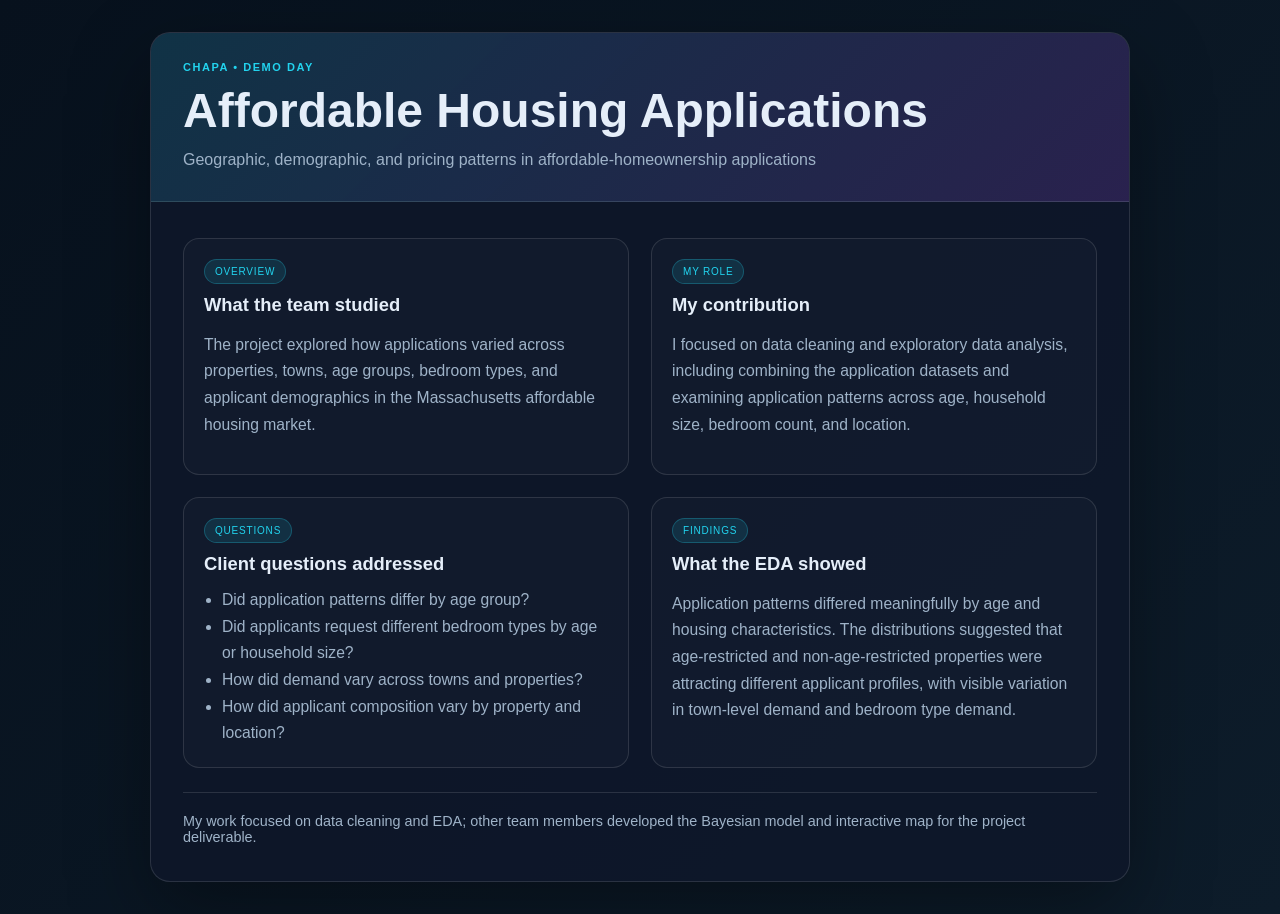
<file: presentations/chapa-team-presentation.html>
<!DOCTYPE html>
<html lang="en">
<head>
  <meta charset="UTF-8" />
  <meta name="viewport" content="width=device-width, initial-scale=1.0" />
  <title>CHAPA Affordable Housing Analysis | Team Presentation</title>
  <style>
    :root {
      --bg: #07111d;
      --panel: #0f172a;
      --card: #111827;
      --text: #e5eef9;
      --muted: #9fb3c8;
      --accent: #22d3ee;
      --accent-2: #a855f7;
      --line: rgba(255,255,255,0.12);
    }
    * { box-sizing: border-box; }
    body {
      margin: 0;
      background: linear-gradient(135deg, #07111d 0%, #0d1c2a 100%);
      color: var(--text);
      font-family: Arial, sans-serif;
      min-height: 100vh;
      display: grid;
      place-items: center;
      padding: 32px;
    }
    .wrap {
      width: min(980px, 100%);
      background: rgba(15, 23, 42, 0.92);
      border: 1px solid var(--line);
      border-radius: 20px;
      box-shadow: 0 30px 80px rgba(0,0,0,0.35);
      overflow: hidden;
    }
    .header {
      background: linear-gradient(135deg, rgba(34,211,238,0.15), rgba(168,85,247,0.18));
      border-bottom: 1px solid var(--line);
      padding: 28px 32px;
    }
    .eyebrow {
      text-transform: uppercase;
      letter-spacing: 0.14em;
      font-size: 11px;
      color: var(--accent);
      font-weight: 700;
    }
    h1 {
      margin: 12px 0 8px;
      font-size: clamp(2rem, 4vw, 3rem);
      line-height: 1.1;
    }
    .subtitle {
      margin: 0;
      color: var(--muted);
      font-size: 1rem;
    }
    .content {
      padding: 28px 32px 36px;
    }
    .grid {
      display: grid;
      grid-template-columns: repeat(2, minmax(0, 1fr));
      gap: 22px;
      margin-top: 8px;
    }
    .card {
      border: 1px solid var(--line);
      background: rgba(255,255,255,0.02);
      border-radius: 16px;
      padding: 20px;
    }
    h2 {
      font-size: 1.15rem;
      margin: 0 0 12px;
    }
    p, li {
      color: var(--muted);
      line-height: 1.7;
      font-size: 0.98rem;
    }
    ul {
      padding-left: 18px;
      margin: 0;
    }
    .badge {
      display: inline-block;
      background: rgba(34,211,238,0.12);
      border: 1px solid rgba(34,211,238,0.25);
      color: var(--accent);
      border-radius: 999px;
      padding: 6px 10px;
      text-transform: uppercase;
      letter-spacing: 0.08em;
      font-size: 10px;
      margin-bottom: 10px;
    }
    .footer {
      margin-top: 24px;
      padding-top: 20px;
      border-top: 1px solid var(--line);
      color: var(--muted);
      font-size: 0.9rem;
    }
    @media (max-width: 760px) {
      .grid { grid-template-columns: 1fr; }
      body { padding: 20px; }
      .header, .content { padding-left: 20px; padding-right: 20px; }
    }
  </style>
</head>
<body>
  <div class="wrap">
    <div class="header">
      <div class="eyebrow">CHAPA • Demo Day</div>
      <h1>Affordable Housing Applications</h1>
      <p class="subtitle">Geographic, demographic, and pricing patterns in affordable-homeownership applications</p>
    </div>
    <div class="content">
      <div class="grid">
        <div class="card">
          <div class="badge">Overview</div>
          <h2>What the team studied</h2>
          <p>The project explored how applications varied across properties, towns, age groups, bedroom types, and applicant demographics in the Massachusetts affordable housing market.</p>
        </div>
        <div class="card">
          <div class="badge">My role</div>
          <h2>My contribution</h2>
          <p>I focused on data cleaning and exploratory data analysis, including combining the application datasets and examining application patterns across age, household size, bedroom count, and location.</p>
        </div>
        <div class="card">
          <div class="badge">Questions</div>
          <h2>Client questions addressed</h2>
          <ul>
            <li>Did application patterns differ by age group?</li>
            <li>Did applicants request different bedroom types by age or household size?</li>
            <li>How did demand vary across towns and properties?</li>
            <li>How did applicant composition vary by property and location?</li>
          </ul>
        </div>
        <div class="card">
          <div class="badge">Findings</div>
          <h2>What the EDA showed</h2>
          <p>Application patterns differed meaningfully by age and housing characteristics. The distributions suggested that age-restricted and non-age-restricted properties were attracting different applicant profiles, with visible variation in town-level demand and bedroom type demand.</p>
        </div>
      </div>
      <div class="footer">
        My work focused on data cleaning and EDA; other team members developed the Bayesian model and interactive map for the project deliverable.
      </div>
    </div>
  </div>
</body>
</html>
</file>
<file: style.css>
/* ============================
   Reset & Base
   ============================ */
*, *::before, *::after { box-sizing: border-box; margin: 0; padding: 0; }
html { scroll-behavior: smooth; }
body { font-family: var(--font-body); background: var(--bg); color: var(--text); line-height: 1.6; overflow-x: hidden; }
a { text-decoration: none; color: inherit; }
ul { list-style: none; }
button { cursor: pointer; border: none; background: none; font-family: inherit; }

/* ============================
   Design Tokens
   ============================ */
:root {
  --bg: #070711;
  --bg-alt: #0c0c1d;
  --card-bg: rgba(255,255,255,0.035);
  --card-border: rgba(255,255,255,0.08);
  --card-border-hover: rgba(255,255,255,0.16);

  --purple: #a855f7;
  --blue: #3b82f6;
  --blue-light: #60a5fa;
  --cyan: #22d3ee;
  --amber: #fbbf24;
  --green: #34d399;

  --text: #f1f5f9;
  --text-muted: #94a3b8;
  --text-dim: #475569;

  --font-heading: 'Exo', sans-serif;
  --font-mono: 'Roboto Mono', monospace;
  --font-body: 'Inter', sans-serif;

  --section-py: 96px;
  --container-max: 1100px;
  --nav-height: 72px;

  --grad-text: linear-gradient(135deg, #a855f7 0%, #3b82f6 50%, #22d3ee 100%);
}

/* ============================
   Typography
   ============================ */
h1, h2, h3, h4 { font-family: var(--font-heading); font-weight: 700; line-height: 1.15; }

.gradient-text {
  background: var(--grad-text);
  -webkit-background-clip: text;
  -webkit-text-fill-color: transparent;
  background-clip: text;
}

/* ============================
   Navbar
   ============================ */
.navbar {
  position: fixed;
  top: 0; left: 0; right: 0;
  z-index: 50;
  padding: 0 24px;
  height: var(--nav-height);
  transition: background 0.3s, box-shadow 0.3s;
}

.navbar.scrolled {
  background: rgba(7,7,17,0.88);
  backdrop-filter: blur(20px);
  -webkit-backdrop-filter: blur(20px);
  box-shadow: 0 1px 0 rgba(255,255,255,0.06);
}

.nav-inner {
  max-width: var(--container-max);
  margin: 0 auto;
  height: 100%;
  display: flex;
  align-items: center;
  justify-content: space-between;
}

.nav-logo {
  font-family: var(--font-heading);
  font-size: 1.4rem;
  font-weight: 800;
  background: var(--grad-text);
  -webkit-background-clip: text;
  -webkit-text-fill-color: transparent;
  background-clip: text;
  cursor: pointer;
}

.nav-links {
  display: flex;
  align-items: center;
  gap: 4px;
}

.nav-link {
  font-size: 0.875rem;
  font-weight: 500;
  color: var(--text-muted);
  padding: 7px 14px;
  border-radius: 8px;
  transition: color 0.2s, background 0.2s;
  cursor: pointer;
}

.nav-link:hover, .nav-link.active { color: var(--text); background: rgba(255,255,255,0.06); }

.nav-cta {
  background: linear-gradient(135deg, var(--purple), var(--blue)) !important;
  color: #fff !important;
  padding: 7px 18px;
  font-weight: 600;
}

.nav-cta:hover { opacity: 0.88; transform: translateY(-1px); }

.nav-toggle { display: none; color: var(--text); padding: 8px; }

/* ============================
   Hero
   ============================ */
.hero {
  position: relative;
  min-height: 100vh;
  display: flex;
  align-items: center;
  justify-content: center;
  overflow: hidden;
  padding: 120px 24px 100px;
}

.orb {
  position: absolute;
  border-radius: 50%;
  filter: blur(100px);
  pointer-events: none;
  animation: float 12s ease-in-out infinite;
}

.orb-purple {
  width: 700px; height: 700px;
  background: radial-gradient(circle, rgba(168,85,247,0.22), transparent 70%);
  top: -200px; left: -200px;
  animation-delay: 0s;
}

.orb-blue {
  width: 500px; height: 500px;
  background: radial-gradient(circle, rgba(59,130,246,0.18), transparent 70%);
  bottom: -100px; right: -100px;
  animation-delay: -4s;
}

.orb-cyan {
  width: 380px; height: 380px;
  background: radial-gradient(circle, rgba(34,211,238,0.14), transparent 70%);
  top: 45%; right: 15%;
  animation-delay: -8s;
}

.grid-overlay {
  position: absolute; inset: 0;
  background-image:
    linear-gradient(rgba(255,255,255,0.018) 1px, transparent 1px),
    linear-gradient(90deg, rgba(255,255,255,0.018) 1px, transparent 1px);
  background-size: 60px 60px;
  pointer-events: none;
}

.hero-inner {
  position: relative;
  z-index: 1;
  text-align: center;
  max-width: 820px;
  margin: 0 auto;
}

.hero-eyebrow {
  display: inline-flex;
  align-items: center;
  gap: 8px;
  font-family: var(--font-mono);
  font-size: 0.78rem;
  color: var(--green);
  letter-spacing: 0.12em;
  text-transform: uppercase;
  margin-bottom: 28px;
}

.eyebrow-dot {
  width: 8px; height: 8px;
  border-radius: 50%;
  background: var(--green);
  animation: pulse-dot 2.5s ease-in-out infinite;
}

.hero-name {
  font-family: var(--font-heading);
  font-size: clamp(3.5rem, 10vw, 7rem);
  font-weight: 800;
  line-height: 1.0;
  color: var(--text);
  margin-bottom: 28px;
  letter-spacing: -0.02em;
  display: flex;
  flex-direction: column;
  align-items: center;
}

.hero-role {
  display: flex;
  justify-content: center;
  flex-wrap: wrap;
  gap: 8px;
  margin-bottom: 24px;
}

.role-chip {
  font-family: var(--font-mono);
  font-size: 0.78rem;
  padding: 5px 14px;
  border-radius: 100px;
  background: rgba(255,255,255,0.06);
  border: 1px solid rgba(255,255,255,0.12);
  color: var(--text-muted);
  letter-spacing: 0.04em;
}

.hero-bio {
  font-size: 1.1rem;
  color: var(--text-muted);
  line-height: 1.75;
  max-width: 580px;
  margin: 0 auto 44px;
}

.hero-ctas {
  display: flex;
  justify-content: center;
  flex-wrap: wrap;
  gap: 12px;
}

.scroll-indicator {
  position: absolute;
  bottom: 36px;
  left: 50%;
  transform: translateX(-50%);
  color: var(--text-dim);
  transition: color 0.2s;
  animation: bounce 2.2s ease-in-out infinite;
  cursor: pointer;
}

.scroll-indicator:hover { color: var(--text-muted); }

/* ============================
   Buttons
   ============================ */
.btn {
  display: inline-flex;
  align-items: center;
  gap: 8px;
  padding: 10px 20px;
  border-radius: 10px;
  font-size: 0.9rem;
  font-weight: 600;
  transition: all 0.2s;
  cursor: pointer;
  white-space: nowrap;
}

.btn-primary {
  background: linear-gradient(135deg, var(--purple), var(--blue));
  color: #fff;
  border: 1px solid transparent;
}

.btn-primary:hover {
  opacity: 0.88;
  transform: translateY(-2px);
  box-shadow: 0 10px 28px rgba(168,85,247,0.35);
}

.btn-ghost {
  background: rgba(255,255,255,0.06);
  color: var(--text-muted);
  border: 1px solid rgba(255,255,255,0.1);
}

.btn-ghost:hover {
  background: rgba(255,255,255,0.1);
  color: var(--text);
  transform: translateY(-2px);
}

.btn-lg { padding: 14px 36px; font-size: 1rem; border-radius: 12px; }

/* ============================
   Sections
   ============================ */
.section { padding: var(--section-py) 24px; }
.section-alt { background: var(--bg-alt); }
.container { max-width: var(--container-max); margin: 0 auto; }

.section-header { text-align: center; margin-bottom: 64px; }

.section-tag {
  display: inline-block;
  font-family: var(--font-mono);
  font-size: 0.72rem;
  font-weight: 500;
  letter-spacing: 0.14em;
  text-transform: uppercase;
  color: var(--purple);
  background: rgba(168,85,247,0.1);
  padding: 4px 12px;
  border-radius: 100px;
  border: 1px solid rgba(168,85,247,0.22);
  margin-bottom: 14px;
}

.section-title {
  font-family: var(--font-heading);
  font-size: clamp(2rem, 5vw, 3rem);
  font-weight: 800;
  color: var(--text);
  margin-bottom: 14px;
}

.section-desc {
  font-size: 1rem;
  color: var(--text-muted);
  max-width: 560px;
  margin: 0 auto;
  line-height: 1.7;
}

/* ============================
   Project Cards
   ============================ */
.projects-grid {
  display: grid;
  grid-template-columns: repeat(2, 1fr);
  gap: 24px;
}

.project-card {
  background: var(--card-bg);
  border: 1px solid var(--card-border);
  border-radius: 16px;
  overflow: hidden;
  transition: border-color 0.3s, transform 0.3s, box-shadow 0.3s;
  cursor: default;
  display: flex;
  flex-direction: column;
}

.project-card:hover {
  border-color: var(--card-border-hover);
  transform: translateY(-5px);
  box-shadow: 0 24px 60px rgba(0,0,0,0.5);
}

.card-accent-bar { height: 3px; background: var(--card-accent); }

/* Card header — always visible */
.card-header {
  padding: 24px 24px 20px;
  border-bottom: 1px solid var(--card-border);
}

.card-meta {
  display: flex;
  align-items: center;
  gap: 10px;
  margin-bottom: 12px;
}

.card-date {
  font-family: var(--font-mono);
  font-size: 0.72rem;
  color: var(--text-dim);
}

.card-badge {
  font-size: 0.68rem;
  font-weight: 600;
  padding: 2px 10px;
  border-radius: 100px;
  text-transform: uppercase;
  letter-spacing: 0.05em;
}

.badge-featured { background: rgba(168,85,247,0.12); color: var(--purple); border: 1px solid rgba(168,85,247,0.25); }
.badge-demo     { background: rgba(34,211,238,0.1);  color: var(--cyan);   border: 1px solid rgba(34,211,238,0.22); }
.badge-stream   { background: rgba(251,191,36,0.1);  color: var(--amber);  border: 1px solid rgba(251,191,36,0.22); }
.badge-kg       { background: rgba(236,72,153,0.1);  color: #ec4899;       border: 1px solid rgba(236,72,153,0.22); }
.badge-bias     { background: rgba(251,146,60,0.1);  color: #fb923c;       border: 1px solid rgba(251,146,60,0.22); }
.badge-ml       { background: rgba(52,211,153,0.1);  color: var(--green);  border: 1px solid rgba(52,211,153,0.22); }

.card-title {
  font-family: var(--font-heading);
  font-size: 1.25rem;
  font-weight: 700;
  color: var(--text);
  margin-bottom: 6px;
  line-height: 1.25;
}

.card-client {
  font-size: 0.78rem;
  color: var(--text-dim);
  font-family: var(--font-mono);
  margin-bottom: 16px;
}

.card-tags { display: flex; flex-wrap: wrap; gap: 6px; }

/* Toggle button */
.card-toggle {
  display: flex;
  align-items: center;
  justify-content: space-between;
  width: 100%;
  padding: 12px 24px;
  font-size: 0.8rem;
  font-weight: 600;
  color: var(--text-dim);
  background: none;
  border: none;
  border-bottom: 1px solid var(--card-border);
  cursor: pointer;
  transition: color 0.2s, background 0.2s;
  font-family: var(--font-mono);
  letter-spacing: 0.04em;
  text-transform: uppercase;
}

.card-toggle:hover { color: var(--text); background: rgba(255,255,255,0.03); }
.card-toggle[aria-expanded="true"] { color: var(--card-accent); }

.toggle-chevron {
  transition: transform 0.3s ease;
  flex-shrink: 0;
}

.card-toggle[aria-expanded="true"] .toggle-chevron {
  transform: rotate(180deg);
}

/* Expandable details */
.card-details {
  max-height: 0;
  overflow: hidden;
  transition: max-height 0.35s ease, padding 0.35s ease;
  padding: 0 24px;
}

.card-details.open {
  max-height: 1200px;
  padding: 18px 24px 4px;
}

.card-details-inner {
  display: grid;
  gap: 14px;
}

.card-points {
  display: flex;
  flex-direction: column;
  gap: 8px;
}

.card-points li {
  font-size: 0.855rem;
  color: var(--text-muted);
  line-height: 1.6;
  padding-left: 16px;
  position: relative;
}

.card-points li::before {
  content: '';
  position: absolute;
  left: 0; top: 9px;
  width: 5px; height: 5px;
  border-radius: 50%;
  background: var(--card-accent);
}

.card-footer { border-top: 1px solid var(--card-border); padding: 14px 24px; }

.card-link {
  display: inline-flex;
  align-items: center;
  gap: 6px;
  font-size: 0.8rem;
  font-weight: 600;
  color: var(--text-muted);
  transition: color 0.2s;
  cursor: pointer;
}

.card-link:hover { color: var(--text); }

/* ============================
   Tags / Pills
   ============================ */
.tag {
  display: inline-block;
  font-size: 0.68rem;
  font-family: var(--font-mono);
  font-weight: 500;
  padding: 3px 9px;
  border-radius: 6px;
  letter-spacing: 0.03em;
}

.tag-python { background: rgba(251,191,36,0.1);  color: var(--amber);     border: 1px solid rgba(251,191,36,0.2); }
.tag-ai     { background: rgba(168,85,247,0.1);  color: var(--purple);    border: 1px solid rgba(168,85,247,0.2); }
.tag-data   { background: rgba(59,130,246,0.1);  color: var(--blue-light);border: 1px solid rgba(59,130,246,0.2); }
.tag-infra  { background: rgba(34,211,238,0.1);  color: var(--cyan);      border: 1px solid rgba(34,211,238,0.2); }
.tag-tool   { background: rgba(52,211,153,0.1);  color: var(--green);     border: 1px solid rgba(52,211,153,0.2); }

/* ============================
   Skills
   ============================ */
.skills-grid { display: grid; grid-template-columns: repeat(auto-fit, minmax(260px, 1fr)); gap: 24px; }

.skill-group {
  background: var(--card-bg);
  border: 1px solid var(--card-border);
  border-radius: 16px;
  padding: 28px;
  transition: border-color 0.3s;
}

.skill-group:hover { border-color: var(--card-border-hover); }

.skill-group-title {
  display: flex;
  align-items: center;
  gap: 10px;
  font-family: var(--font-heading);
  font-size: 1rem;
  font-weight: 600;
  color: var(--text);
  margin-bottom: 18px;
}

.skill-group-icon {
  display: flex;
  align-items: center;
  justify-content: center;
  width: 32px; height: 32px;
  border-radius: 8px;
  flex-shrink: 0;
}

.lang-icon { background: rgba(251,191,36,0.14); color: var(--amber); }
.ml-icon   { background: rgba(168,85,247,0.14); color: var(--purple); }
.data-icon { background: rgba(34,211,238,0.14); color: var(--cyan); }
.viz-icon  { background: rgba(236,72,153,0.14); color: #ec4899; }
.tool-icon { background: rgba(52,211,153,0.14); color: var(--green); }

.skill-tags { display: flex; flex-wrap: wrap; gap: 8px; }

.skill-tag {
  display: inline-block;
  font-size: 0.8rem;
  font-weight: 500;
  padding: 6px 14px;
  border-radius: 8px;
  font-family: var(--font-mono);
  cursor: default;
  transition: transform 0.2s, opacity 0.2s;
}

.skill-tag:hover { transform: translateY(-2px); opacity: 0.82; }

.skill-lang  { background: rgba(251,191,36,0.1);  color: var(--amber);  border: 1px solid rgba(251,191,36,0.2); }
.skill-ml    { background: rgba(168,85,247,0.1);  color: var(--purple); border: 1px solid rgba(168,85,247,0.2); }
.skill-infra { background: rgba(34,211,238,0.1);  color: var(--cyan);   border: 1px solid rgba(34,211,238,0.2); }
.skill-viz   { background: rgba(236,72,153,0.1);  color: #ec4899;       border: 1px solid rgba(236,72,153,0.2); }
.skill-tool  { background: rgba(52,211,153,0.1);  color: var(--green);  border: 1px solid rgba(52,211,153,0.2); }

/* ============================
   Experience / Timeline
   ============================ */
.timeline {
  display: flex;
  flex-direction: column;
  gap: 32px;
  position: relative;
  padding-left: 40px;
}

.timeline::before {
  content: '';
  position: absolute;
  left: 7px; top: 24px; bottom: 24px;
  width: 1px;
  background: linear-gradient(to bottom, var(--purple), var(--cyan), transparent);
}

.timeline-item { position: relative; }

.timeline-dot {
  position: absolute;
  left: -40px; top: 26px;
  width: 16px; height: 16px;
  border-radius: 50%;
  background: var(--dot-color);
  border: 3px solid var(--bg);
  box-shadow: 0 0 0 1px var(--dot-color);
}

.timeline-card {
  background: var(--card-bg);
  border: 1px solid var(--card-border);
  border-radius: 16px;
  padding: 28px;
  transition: border-color 0.3s;
}

.timeline-card:hover { border-color: var(--card-border-hover); }

.exp-header {
  display: flex;
  justify-content: space-between;
  align-items: flex-start;
  gap: 16px;
  margin-bottom: 16px;
  flex-wrap: wrap;
}

.exp-title { font-family: var(--font-heading); font-size: 1.1rem; font-weight: 700; color: var(--text); margin-bottom: 4px; }
.exp-company { font-size: 0.9rem; color: var(--text-muted); font-weight: 500; margin-bottom: 2px; }
.exp-location { font-size: 0.78rem; color: var(--text-dim); font-family: var(--font-mono); }

.exp-date {
  font-family: var(--font-mono);
  font-size: 0.72rem;
  color: var(--text-dim);
  white-space: nowrap;
  background: rgba(255,255,255,0.05);
  padding: 4px 10px;
  border-radius: 6px;
  border: 1px solid var(--card-border);
  height: fit-content;
}

.exp-points {
  display: flex;
  flex-direction: column;
  gap: 8px;
  margin-bottom: 16px;
}

.exp-points li {
  font-size: 0.855rem;
  color: var(--text-muted);
  line-height: 1.6;
  padding-left: 16px;
  position: relative;
}

.exp-points li::before {
  content: '';
  position: absolute;
  left: 0; top: 9px;
  width: 5px; height: 5px;
  border-radius: 50%;
  background: var(--text-dim);
}

.exp-tags { display: flex; flex-wrap: wrap; gap: 6px; }

/* ============================
   Education
   ============================ */
.edu-grid { display: grid; grid-template-columns: repeat(2, 1fr); gap: 24px; margin-bottom: 56px; }

.edu-card {
  background: var(--card-bg);
  border: 1px solid var(--card-border);
  border-radius: 16px;
  overflow: hidden;
  transition: border-color 0.3s, transform 0.3s;
}

.edu-card:hover { border-color: var(--card-border-hover); transform: translateY(-4px); }

.edu-accent-bar { height: 3px; background: var(--edu-accent); }

.edu-body { padding: 28px; }

.edu-header {
  display: flex;
  justify-content: space-between;
  align-items: flex-start;
  margin-bottom: 20px;
}

.edu-icon {
  width: 48px; height: 48px;
  border-radius: 12px;
  background: rgba(168,85,247,0.08);
  border: 1px solid rgba(168,85,247,0.18);
  display: flex;
  align-items: center;
  justify-content: center;
  color: var(--edu-accent);
}

.edu-date { font-family: var(--font-mono); font-size: 0.7rem; color: var(--text-dim); }

.edu-degree { font-family: var(--font-heading); font-size: 1.25rem; font-weight: 700; color: var(--text); margin-bottom: 4px; }
.edu-field { font-size: 0.95rem; font-weight: 600; margin-bottom: 8px; }
.edu-school { font-size: 0.875rem; color: var(--text-muted); font-weight: 500; margin-bottom: 2px; }
.edu-location { font-size: 0.78rem; color: var(--text-dim); font-family: var(--font-mono); margin-bottom: 20px; }

.edu-courses { margin-top: 4px; }
.courses-label { font-size: 0.7rem; font-weight: 600; color: var(--text-dim); text-transform: uppercase; letter-spacing: 0.1em; margin-bottom: 10px; }
.course-tags { display: flex; flex-wrap: wrap; gap: 6px; }
.course-tag {
  font-size: 0.7rem;
  padding: 3px 8px;
  border-radius: 6px;
  background: rgba(255,255,255,0.04);
  border: 1px solid var(--card-border);
  color: var(--text-muted);
  font-family: var(--font-mono);
}

/* Certifications */
.cert-section { border-top: 1px solid var(--card-border); padding-top: 44px; }
.cert-title { font-family: var(--font-heading); font-size: 1.15rem; font-weight: 600; color: var(--text); margin-bottom: 20px; text-align: center; }
.cert-list { display: flex; justify-content: center; flex-wrap: wrap; gap: 12px; }

.cert-item {
  display: inline-flex;
  align-items: center;
  gap: 8px;
  font-size: 0.875rem;
  font-weight: 500;
  color: var(--text-muted);
  padding: 9px 20px;
  border-radius: 10px;
  background: var(--card-bg);
  border: 1px solid var(--card-border);
  transition: border-color 0.2s, color 0.2s;
  cursor: default;
}

.cert-item:hover { border-color: var(--purple); color: var(--text); }
.cert-item svg { color: var(--amber); flex-shrink: 0; }

.cert-cards { display: grid; grid-template-columns: repeat(auto-fit, minmax(280px, 1fr)); gap: 16px; margin-bottom: 20px; }

.cert-card {
  display: flex;
  align-items: center;
  gap: 16px;
  padding: 18px 20px;
  border-radius: 12px;
  background: var(--card-bg);
  border: 1px solid var(--card-border);
  text-decoration: none;
  color: inherit;
  transition: border-color 0.2s, transform 0.2s, box-shadow 0.2s;
}

.cert-card:hover {
  border-color: var(--purple);
  transform: translateY(-2px);
  box-shadow: 0 8px 24px rgba(168, 85, 247, 0.12);
}

.cert-card-icon {
  flex-shrink: 0;
  width: 44px;
  height: 44px;
  border-radius: 10px;
  background: color-mix(in srgb, var(--cert-color) 15%, transparent);
  border: 1px solid color-mix(in srgb, var(--cert-color) 30%, transparent);
  display: flex;
  align-items: center;
  justify-content: center;
  color: var(--cert-color);
}

.cert-card-body { flex: 1; min-width: 0; }
.cert-card-issuer { font-size: 0.72rem; font-weight: 600; text-transform: uppercase; letter-spacing: 0.06em; color: var(--text-muted); margin-bottom: 3px; }
.cert-card-name { font-size: 0.9rem; font-weight: 600; color: var(--text); line-height: 1.35; margin-bottom: 4px; }
.cert-card-date { font-size: 0.78rem; color: var(--text-muted); font-family: var(--font-mono); }
.cert-card-arrow { flex-shrink: 0; color: var(--text-muted); transition: color 0.2s, transform 0.2s; }
.cert-card:hover .cert-card-arrow { color: var(--purple); transform: translate(2px, -2px); }

/* ============================
   Contact
   ============================ */
.contact-inner { text-align: center; max-width: 580px; margin: 0 auto; }

.contact-title {
  font-family: var(--font-heading);
  font-size: clamp(2.2rem, 5vw, 3.2rem);
  font-weight: 800;
  background: var(--grad-text);
  -webkit-background-clip: text;
  -webkit-text-fill-color: transparent;
  background-clip: text;
  margin: 12px 0 16px;
}

.contact-desc { font-size: 1rem; color: var(--text-muted); line-height: 1.75; margin-bottom: 36px; }

.contact-links { display: flex; justify-content: center; gap: 16px; margin-top: 28px; }

.contact-icon-link {
  display: flex;
  align-items: center;
  justify-content: center;
  width: 46px; height: 46px;
  border-radius: 10px;
  background: rgba(255,255,255,0.06);
  border: 1px solid var(--card-border);
  color: var(--text-muted);
  transition: all 0.2s;
  cursor: pointer;
}

.contact-icon-link:hover {
  background: rgba(255,255,255,0.1);
  color: var(--text);
  border-color: var(--card-border-hover);
  transform: translateY(-2px);
}

/* ============================
   Footer
   ============================ */
.footer {
  text-align: center;
  padding: 24px;
  border-top: 1px solid var(--card-border);
  color: var(--text-dim);
  font-size: 0.78rem;
  font-family: var(--font-mono);
}

/* ============================
   Animations
   ============================ */
@keyframes float {
  0%, 100% { transform: translateY(0) scale(1); }
  33%       { transform: translateY(-28px) scale(1.04); }
  66%       { transform: translateY(14px) scale(0.97); }
}

@keyframes bounce {
  0%, 100% { transform: translateX(-50%) translateY(0); }
  50%       { transform: translateX(-50%) translateY(9px); }
}

@keyframes pulse-dot {
  0%, 100% { opacity: 1; transform: scale(1); }
  50%       { opacity: 0.4; transform: scale(0.75); }
}

/* Scroll reveal */
.reveal {
  opacity: 0;
  transform: translateY(28px);
  transition: opacity 0.6s ease, transform 0.6s ease;
}

.reveal.visible { opacity: 1; transform: translateY(0); }

.projects-grid .reveal:nth-child(2) { transition-delay: 0.1s; }
.projects-grid .reveal:nth-child(3) { transition-delay: 0.15s; }
.projects-grid .reveal:nth-child(4) { transition-delay: 0.2s; }
.skills-grid .reveal:nth-child(2)   { transition-delay: 0.08s; }
.skills-grid .reveal:nth-child(3)   { transition-delay: 0.14s; }
.skills-grid .reveal:nth-child(4)   { transition-delay: 0.2s; }
.edu-grid .reveal:nth-child(2)      { transition-delay: 0.1s; }
.timeline .reveal:nth-child(2)      { transition-delay: 0.12s; }

@media (prefers-reduced-motion: reduce) {
  .orb, .scroll-indicator, .eyebrow-dot { animation: none; }
  .reveal { transition: opacity 0.3s; transform: none; }
}

/* ============================
   Responsive
   ============================ */
@media (max-width: 900px) {
  .nav-links { display: none; }
  .nav-toggle { display: flex; }
  .projects-grid,
  .skills-grid,
  .edu-grid { grid-template-columns: 1fr; }
}

@media (max-width: 768px) {
  :root { --section-py: 64px; }

  .nav-links.open {
    display: flex;
    flex-direction: column;
    position: fixed;
    top: var(--nav-height);
    left: 0; right: 0;
    background: rgba(7,7,17,0.97);
    backdrop-filter: blur(20px);
    padding: 16px;
    border-bottom: 1px solid var(--card-border);
    gap: 4px;
    z-index: 49;
  }

  .timeline { padding-left: 28px; }
  .timeline-dot { left: -28px; }
  .exp-header { flex-direction: column; }
  .hero-ctas { flex-direction: column; align-items: center; }
}

@media (max-width: 480px) {
  .hero-name { font-size: 3rem; }
  .card-body, .edu-body, .timeline-card { padding: 20px; }
}

/* ============================
   CHAPA Styles
   ============================ */
.card-summary {
  display: none;
}

.card-details-inner {
  display: grid;
  gap: 16px;
}

.summary-block {
  background: rgba(255,255,255,0.02);
  border: 1px solid var(--card-border);
  border-radius: 12px;
  padding: 12px 14px;
}

.summary-block.highlight {
  border-color: rgba(34,211,238,0.26);
  background: rgba(34,211,238,0.04);
}

.summary-label {
  font-size: 0.66rem;
  font-family: var(--font-mono);
  letter-spacing: 0.12em;
  text-transform: uppercase;
  color: var(--text-dim);
  margin-bottom: 6px;
}

.summary-copy {
  font-size: 0.82rem;
  line-height: 1.55;
  color: var(--text-muted);
}

.analysis-grid {
  display: grid;
  grid-template-columns: 1fr 1fr;
  gap: 12px;
}

.chart-panel {
  border: 1px solid var(--card-border);
  border-radius: 12px;
  overflow: hidden;
  background: rgba(255,255,255,0.02);
}

.chart-panel svg {
  display: block;
  width: 100%;
  height: 180px;
  background: #0f172a;
}

.chart-panel img {
  display: none;
}

.chart-panel figcaption {
  padding: 9px 10px 10px;
  font-size: 0.74rem;
  line-height: 1.5;
  color: var(--text-muted);
}

.chart-panel figcaption strong {
  display: block;
  color: var(--text);
  margin-bottom: 4px;
}

@media (max-width: 820px) {
  .analysis-grid {
    grid-template-columns: 1fr;
  }

  .chart-panel svg {
    height: 170px;
  }
}
</file>
